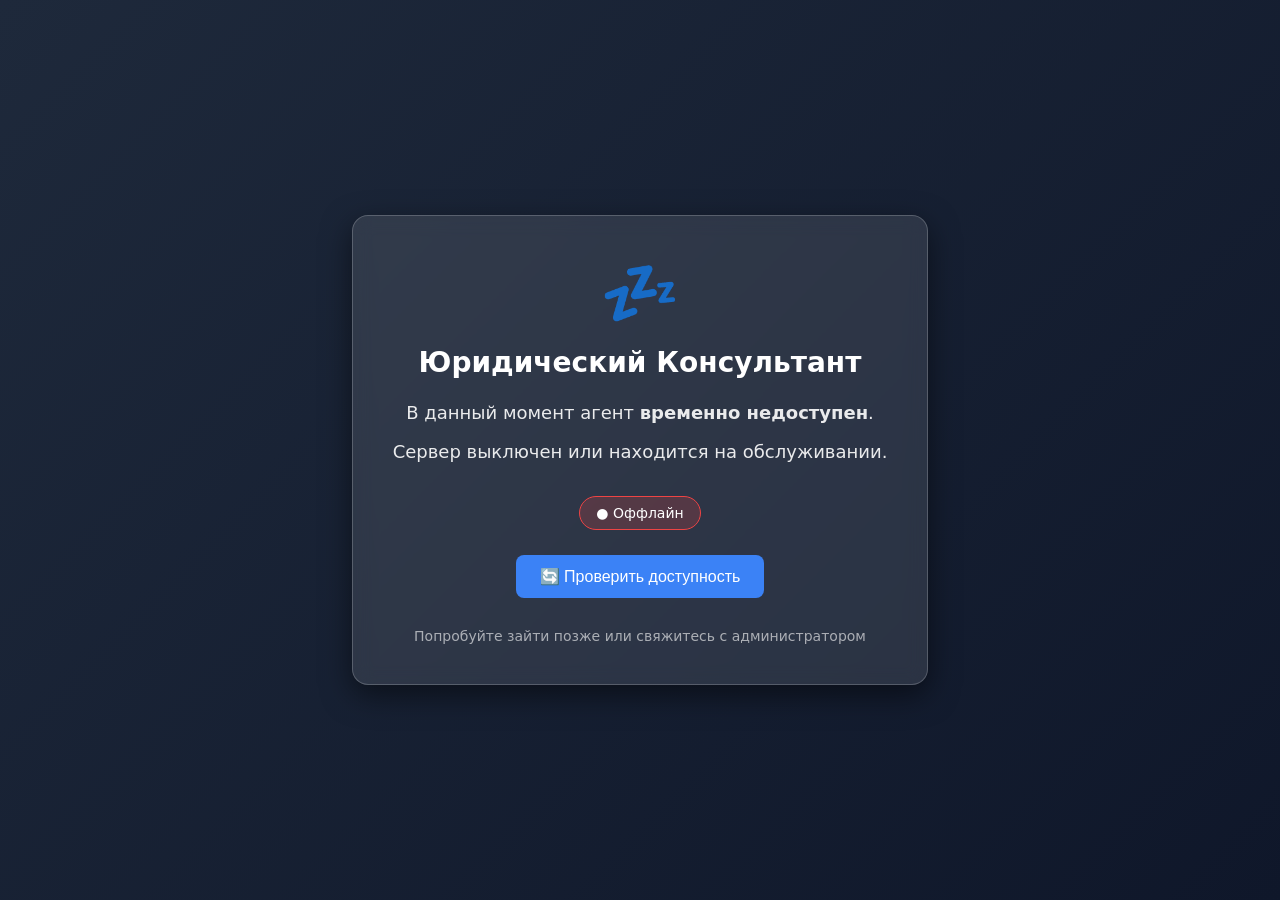
<file: index.html>
﻿<!DOCTYPE html>
<html lang="ru">
<head>
    <meta charset="UTF-8">
    <meta name="viewport" content="width=device-width, initial-scale=1.0">
    <title>Юридический Консультант</title>
    <style>
        body { font-family: system-ui, -apple-system, sans-serif; display: flex; align-items: center; justify-content: center; min-height: 100vh; margin: 0; background: linear-gradient(135deg, #1e293b, #0f172a); color: #fff; }
        .card { background: rgba(255,255,255,0.1); padding: 40px; border-radius: 16px; text-align: center; max-width: 500px; backdrop-filter: blur(10px); border: 1px solid rgba(255,255,255,0.2); box-shadow: 0 10px 30px rgba(0,0,0,0.5); }
        .emoji { font-size: 64px; margin-bottom: 15px; }
        h1 { margin: 0 0 20px; font-size: 28px; }
        p { font-size: 18px; line-height: 1.6; opacity: 0.9; margin: 10px 0; }
        .status { display: inline-block; padding: 8px 16px; background: rgba(239, 68, 68, 0.2); border: 1px solid #ef4444; border-radius: 20px; font-size: 14px; margin-top: 20px; }
        .refresh-btn { margin-top: 25px; padding: 12px 24px; background: #3b82f6; color: #fff; border: none; border-radius: 8px; cursor: pointer; font-size: 16px; transition: 0.3s; }
        .refresh-btn:hover { background: #2563eb; transform: translateY(-2px); }
        .footer { margin-top: 30px; font-size: 14px; opacity: 0.6; }
    </style>
</head>
<body>
    <div class="card">
        <div class="emoji">💤</div>
        <h1>Юридический Консультант</h1>
        <p>В данный момент агент <b>временно недоступен</b>.</p>
        <p>Сервер выключен или находится на обслуживании.</p>
        <div class="status">● Оффлайн</div>
        <br>
        <button class="refresh-btn" onclick="location.reload()">🔄 Проверить доступность</button>
        <div class="footer">Попробуйте зайти позже или свяжитесь с администратором</div>
    </div>
    <script>setTimeout(() => location.reload(), 60000);</script>
</body>
</html>
</file>
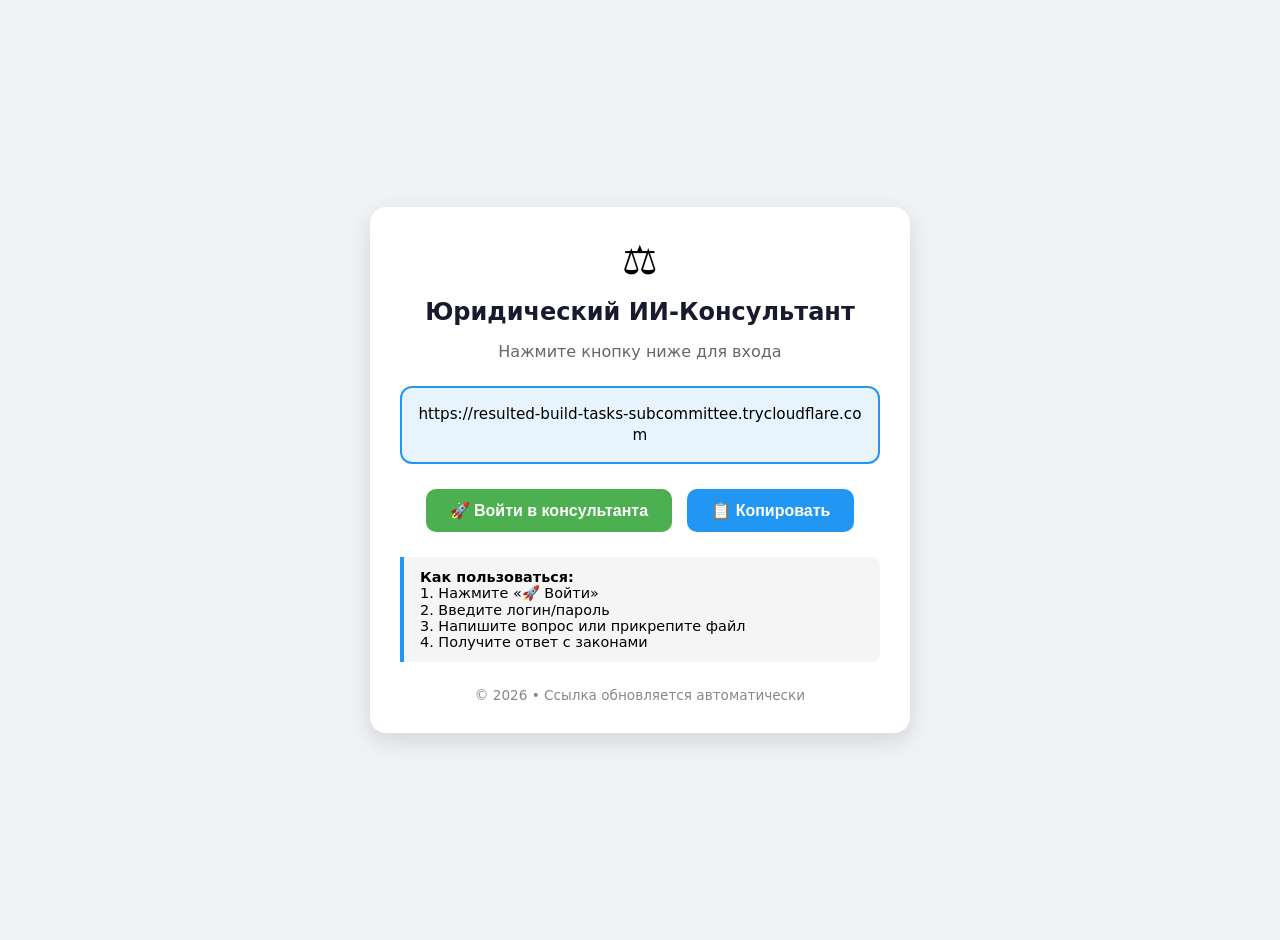
<file: public/index.html>
<!DOCTYPE html>
<html lang="ru">
<head>
    <meta charset="UTF-8">
    <meta name="viewport" content="width=device-width, initial-scale=1.0">
    <title>Юридический ИИ-Консультант</title>
    <meta http-equiv="refresh" content="30">
    <style>
        body { font-family: system-ui, sans-serif; background: #f0f2f5; display: flex; align-items: center; justify-content: center; min-height: 100vh; margin: 0; padding: 20px; }
        .card { background: white; border-radius: 16px; padding: 30px; max-width: 480px; width: 100%; box-shadow: 0 8px 24px rgba(0,0,0,0.12); text-align: center; }
        .logo { font-size: 2.5em; margin-bottom: 15px; }
        h1 { color: #1a1a2e; margin: 0 0 8px 0; font-size: 1.5em; }
        .subtitle { color: #666; margin-bottom: 25px; }
        
        #link-box {
            background: #e8f4fd;
            border: 2px solid #2196f3;
            border-radius: 12px;
            padding: 16px;
            margin: 20px 0;
            word-break: break-all;
            font-size: 0.95em;
            line-height: 1.4;
        }
        #link-box.loading { color: #888; font-style: italic; }
        #link-box.error { background: #ffebee; border-color: #f44336; color: #c62828; }
        
        .btn {
            display: inline-block;
            background: #2196f3;
            color: white;
            border: none;
            padding: 12px 24px;
            border-radius: 10px;
            font-size: 1em;
            font-weight: 600;
            cursor: pointer;
            margin: 5px;
            transition: background 0.2s;
        }
        .btn:hover { background: #1976d2; }
        .btn:disabled { background: #ccc; cursor: not-allowed; }
        .btn-green { background: #4caf50; }
        .btn-green:hover { background: #388e3c; }
        .btn-gray { background: #9e9e9e; }
        .btn-gray:hover { background: #757575; }
        
        .info { background: #f5f5f5; border-left: 4px solid #2196f3; padding: 12px 16px; border-radius: 0 8px 8px 0; margin: 20px 0; text-align: left; font-size: 0.9em; }
        .footer { margin-top: 25px; font-size: 0.85em; color: #888; }
    </style>
</head>
<body>
    <div class="card">
        <div class="logo">⚖️</div>
        <h1>Юридический ИИ-Консультант</h1>
        <p class="subtitle">Нажмите кнопку ниже для входа</p>
        
        <div id="link-box" class="loading">https://resulted-build-tasks-subcommittee.trycloudflare.com</div>
        
        <div>
            <button id="openBtn" class="btn btn-green" onclick="openAgent()" disabled>🚀 Войти в консультанта</button>
            <button id="copyBtn" class="btn" onclick="copyUrl()" disabled>📋 Копировать</button>
        </div>
        
        <div class="info">
            <strong>Как пользоваться:</strong><br>
            1. Нажмите «🚀 Войти»<br>
            2. Введите логин/пароль<br>
            3. Напишите вопрос или прикрепите файл<br>
            4. Получите ответ с законами
        </div>
        
        <div class="footer">© 2026 • Ссылка обновляется автоматически</div>
    </div>

    <script>
        // Простая и надёжная логика
        const LINK_BOX = document.getElementById('link-box');
        const OPEN_BTN = document.getElementById('openBtn');
        const COPY_BTN = document.getElementById('copyBtn');
        
        // Получаем ссылку из HTML (её вставил launcher.py)
        function getLink() {
            return LINK_BOX.innerText.trim();
        }
        
        // Проверяем, что ссылка валидная
        function isValid(link) {
            return link && 
                   link.startsWith('https://') && 
                   link.includes('trycloudflare.com') &&
                   !link.includes('Загрузка') &&
                   !link.includes('<!--');
        }
        
        // Открыть агента
        function openAgent() {
            const link = getLink();
            if (isValid(link)) {
                window.open(link, '_blank', 'noopener,noreferrer');
            }
        }
        
        // Копировать ссылку
        function copyUrl() {
            const link = getLink();
            if (isValid(link)) {
                navigator.clipboard.writeText(link).then(() => {
                    const old = COPY_BTN.textContent;
                    COPY_BTN.textContent = '✅ Скопировано!';
                    setTimeout(() => { COPY_BTN.textContent = old; }, 2000);
                });
            }
        }
        
        // Инициализация при загрузке
        window.addEventListener('DOMContentLoaded', function() {
            const link = getLink();
            
            if (isValid(link)) {
                // Ссылка найдена — активируем кнопки
                LINK_BOX.textContent = link;
                LINK_BOX.className = '';
                OPEN_BTN.disabled = false;
                COPY_BTN.disabled = false;
            } else {
                // Ссылка не найдена — показываем ошибку
                LINK_BOX.textContent = 'https://resulted-build-tasks-subcommittee.trycloudflare.com. Обновите страницу (Ctrl+F5) или подождите 30 сек.';
                LINK_BOX.className = 'error';
            }
        });
    </script>
</body>
</html>
</file>
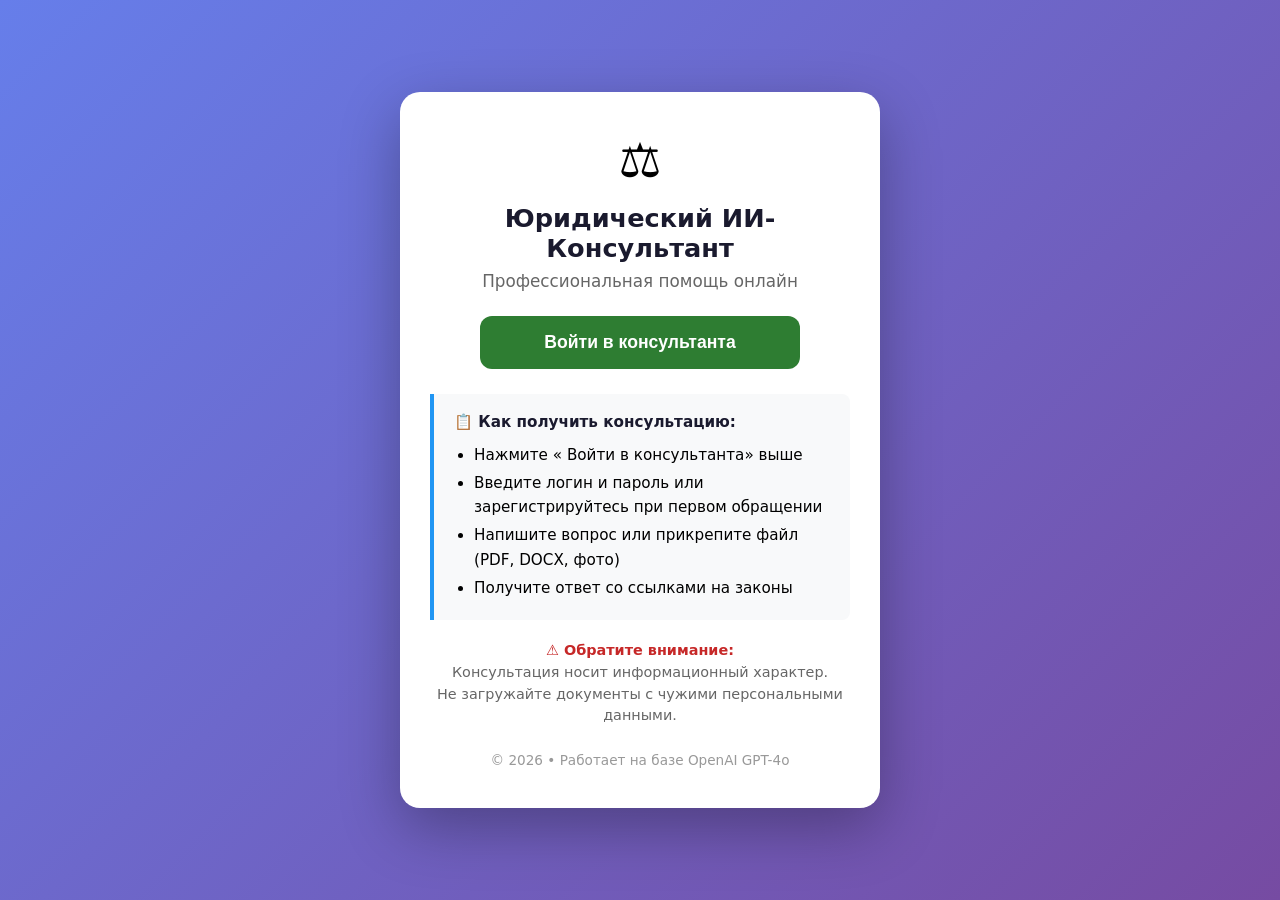
<file: public/client.html>
<!DOCTYPE html>
<html lang="ru">
<head>
    <meta charset="UTF-8">
    <meta name="viewport" content="width=device-width, initial-scale=1.0">
    <title>Юридический ИИ-Консультант — Вход</title>
    <meta http-equiv="Cache-Control" content="no-cache, no-store, must-revalidate">
    <meta http-equiv="Pragma" content="no-cache">
    <meta http-equiv="Expires" content="0">
    <style>
        * { box-sizing: border-box; margin: 0; padding: 0; }
        body {
            font-family: 'Segoe UI', system-ui, sans-serif;
            background: linear-gradient(135deg, #667eea 0%, #764ba2 100%);
            min-height: 100vh;
            display: flex;
            align-items: center;
            justify-content: center;
            padding: 20px;
        }
        .card {
            background: white;
            border-radius: 20px;
            padding: 40px 30px;
            max-width: 480px;
            width: 100%;
            box-shadow: 0 20px 60px rgba(0,0,0,0.3);
        }
        .logo { font-size: 3em; text-align: center; margin-bottom: 15px; }
        h1 { 
            color: #1a1a2e; 
            text-align: center;
            margin: 0 0 8px 0; 
            font-size: 1.6em; 
        }
        .subtitle { 
            color: #666; 
            text-align: center;
            margin-bottom: 25px; 
            font-size: 1.05em; 
        }
        .btn-primary {
            display: block;
            background: #2e7d32;
            color: white;
            border: none;
            padding: 16px 32px;
            border-radius: 12px;
            font-size: 1.1em;
            font-weight: 700;
            cursor: pointer;
            margin: 10px auto 25px;
            transition: all 0.2s;
            width: 100%;
            max-width: 320px;
            text-align: center;
        }
        .btn-primary:hover {
            background: #1b5e20;
            transform: translateY(-2px);
            box-shadow: 0 6px 20px rgba(46,125,50,0.4);
        }
        .btn-primary:disabled {
            background: #ccc;
            cursor: not-allowed;
            transform: none;
        }
        .info {
            background: #f8f9fa;
            border-left: 4px solid #2196f3;
            padding: 16px 20px;
            border-radius: 0 8px 8px 0;
            margin: 0 0 20px;
            font-size: 0.95em;
            line-height: 1.6;
        }
        .info strong { 
            display: block; 
            margin-bottom: 8px; 
            color: #1a1a2e; 
        }
        .info ul { 
            padding-left: 20px; 
            margin: 0; 
        }
        .info li { margin: 4px 0; }
        .warning {
            font-size: 0.9em;
            color: #666;
            line-height: 1.5;
            margin-bottom: 25px;
            text-align: center;
        }
        .warning strong { color: #c62828; }
        .footer {
            font-size: 0.85em;
            color: #999;
            text-align: center;
            margin-top: 15px;
        }
        #tunnel-link { display: none; }
    </style>
</head>
<body>
    <div class="card">
        <div class="logo">⚖️</div>
        <h1>Юридический ИИ-Консультант</h1>
        <p class="subtitle">Профессиональная помощь онлайн</p>
        
        <div id="tunnel-link">https://laboratories-ali-joy-oops.trycloudflare.com?v=5011</div>
        
        <button id="enterBtn" class="btn-primary" onclick="openAgent()" disabled>
             Войти в консультанта
        </button>
        
        <div class="info">
            <strong>📋 Как получить консультацию:</strong>
            <ul>
                <li>Нажмите « Войти в консультанта» выше</li>
                <li>Введите логин и пароль или зарегистрируйтесь при первом обращении</li>
                <li>Напишите вопрос или прикрепите файл (PDF, DOCX, фото)</li>
                <li>Получите ответ со ссылками на законы</li>
            </ul>
        </div>
        
        <div class="warning">
            <strong>⚠️ Обратите внимание:</strong><br>
            Консультация носит информационный характер.<br>
            Не загружайте документы с чужими персональными данными.
        </div>
        
        <div class="footer">© 2026 • Работает на базе OpenAI GPT-4o</div>
    </div>

    <script>
        const tunnelLink = document.getElementById('tunnel-link');
        const enterBtn = document.getElementById('enterBtn');
        
        function getLink() {
            return tunnelLink ? tunnelLink.innerText.trim() : '';
        }
        
        function isValid(link) {
            return link && 
                   link.startsWith('https://') && 
                   link.includes('trycloudflare.com') &&
                   !link.includes('<!--');
        }
        
        function openAgent() {
            const link = getLink();
            if (isValid(link)) {
                window.open(link, '_blank', 'noopener,noreferrer');
            }
        }
        
        window.addEventListener('DOMContentLoaded', function() {
            const link = getLink();
            console.log('Link from tunnel:', link);
            if (isValid(link)) {
                enterBtn.disabled = false;
            } else {
                enterBtn.textContent = '⏳ Загрузка...';
                setTimeout(() => {
                    const link2 = getLink();
                    if (isValid(link2)) {
                        enterBtn.disabled = false;
                        enterBtn.textContent = ' Войти в консультанта';
                    }
                }, 3000);
            }
        });
    </script>
</body>
</html>
</file>
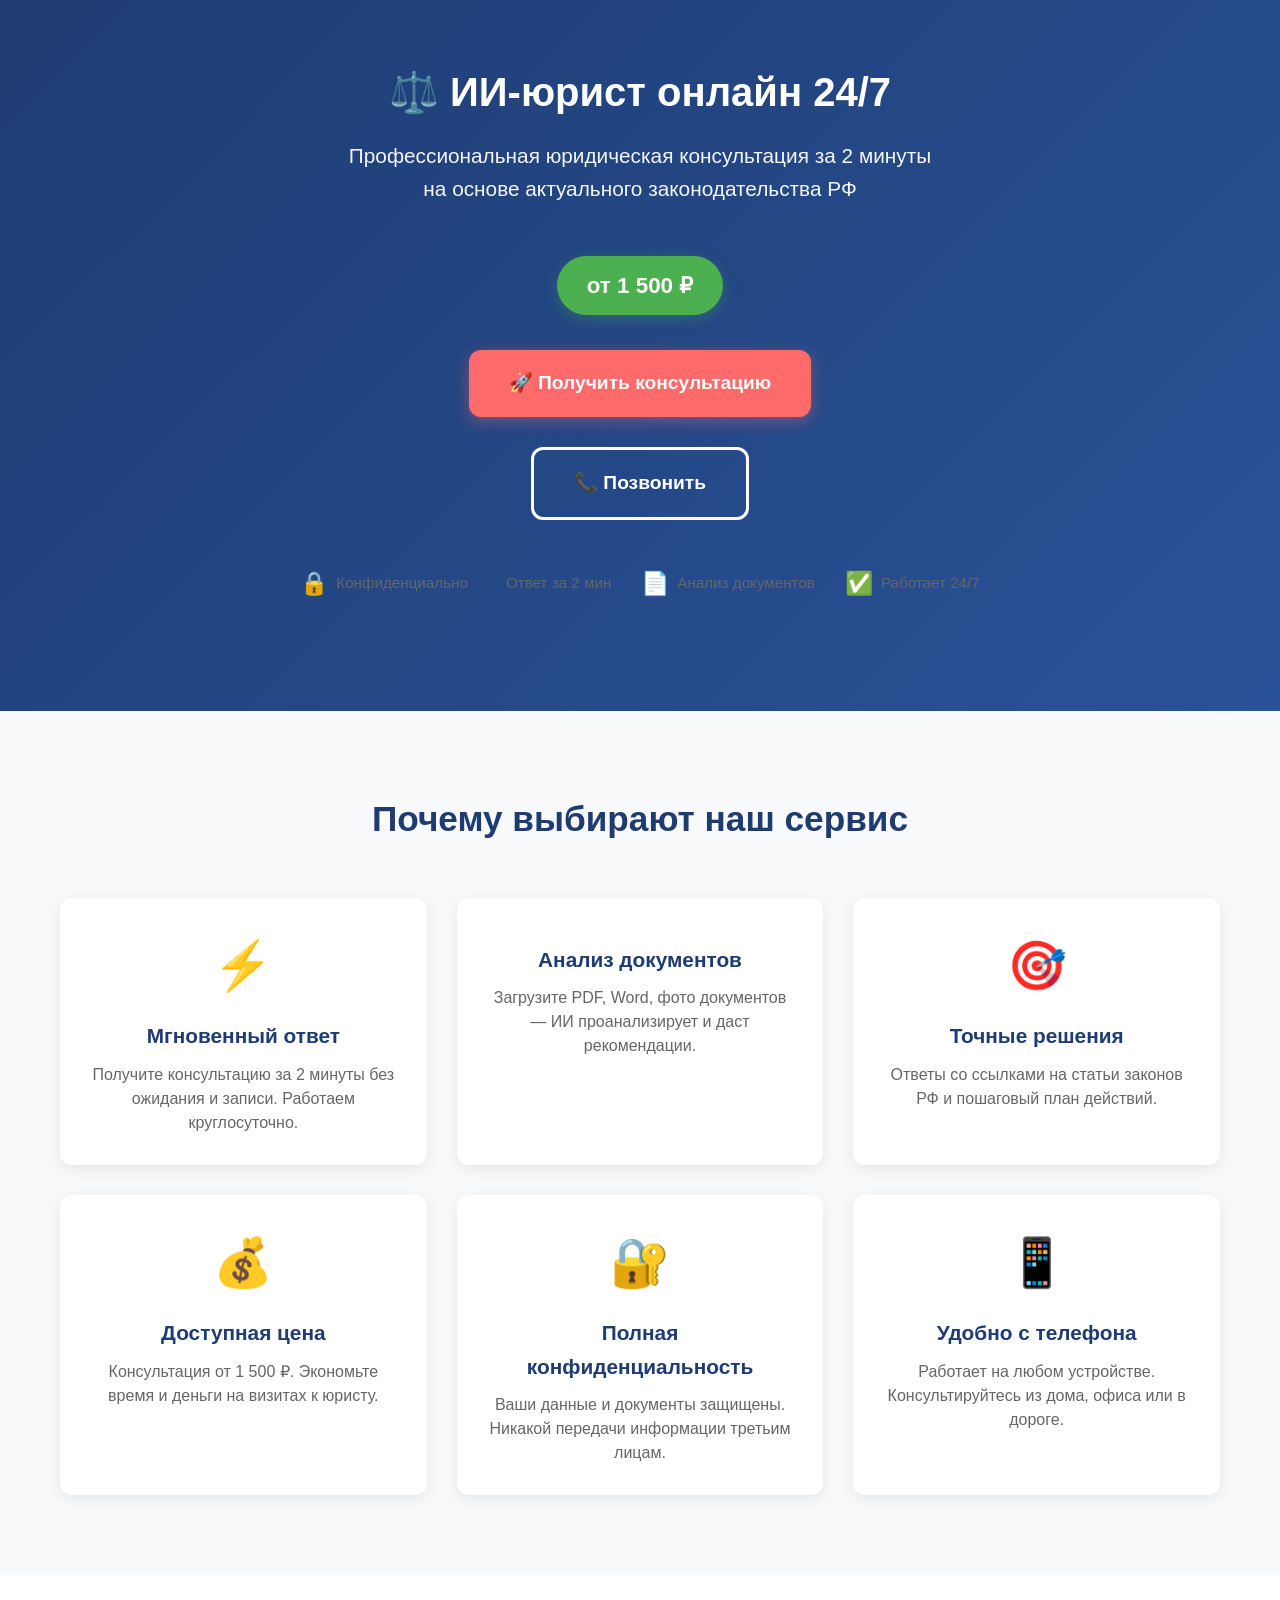
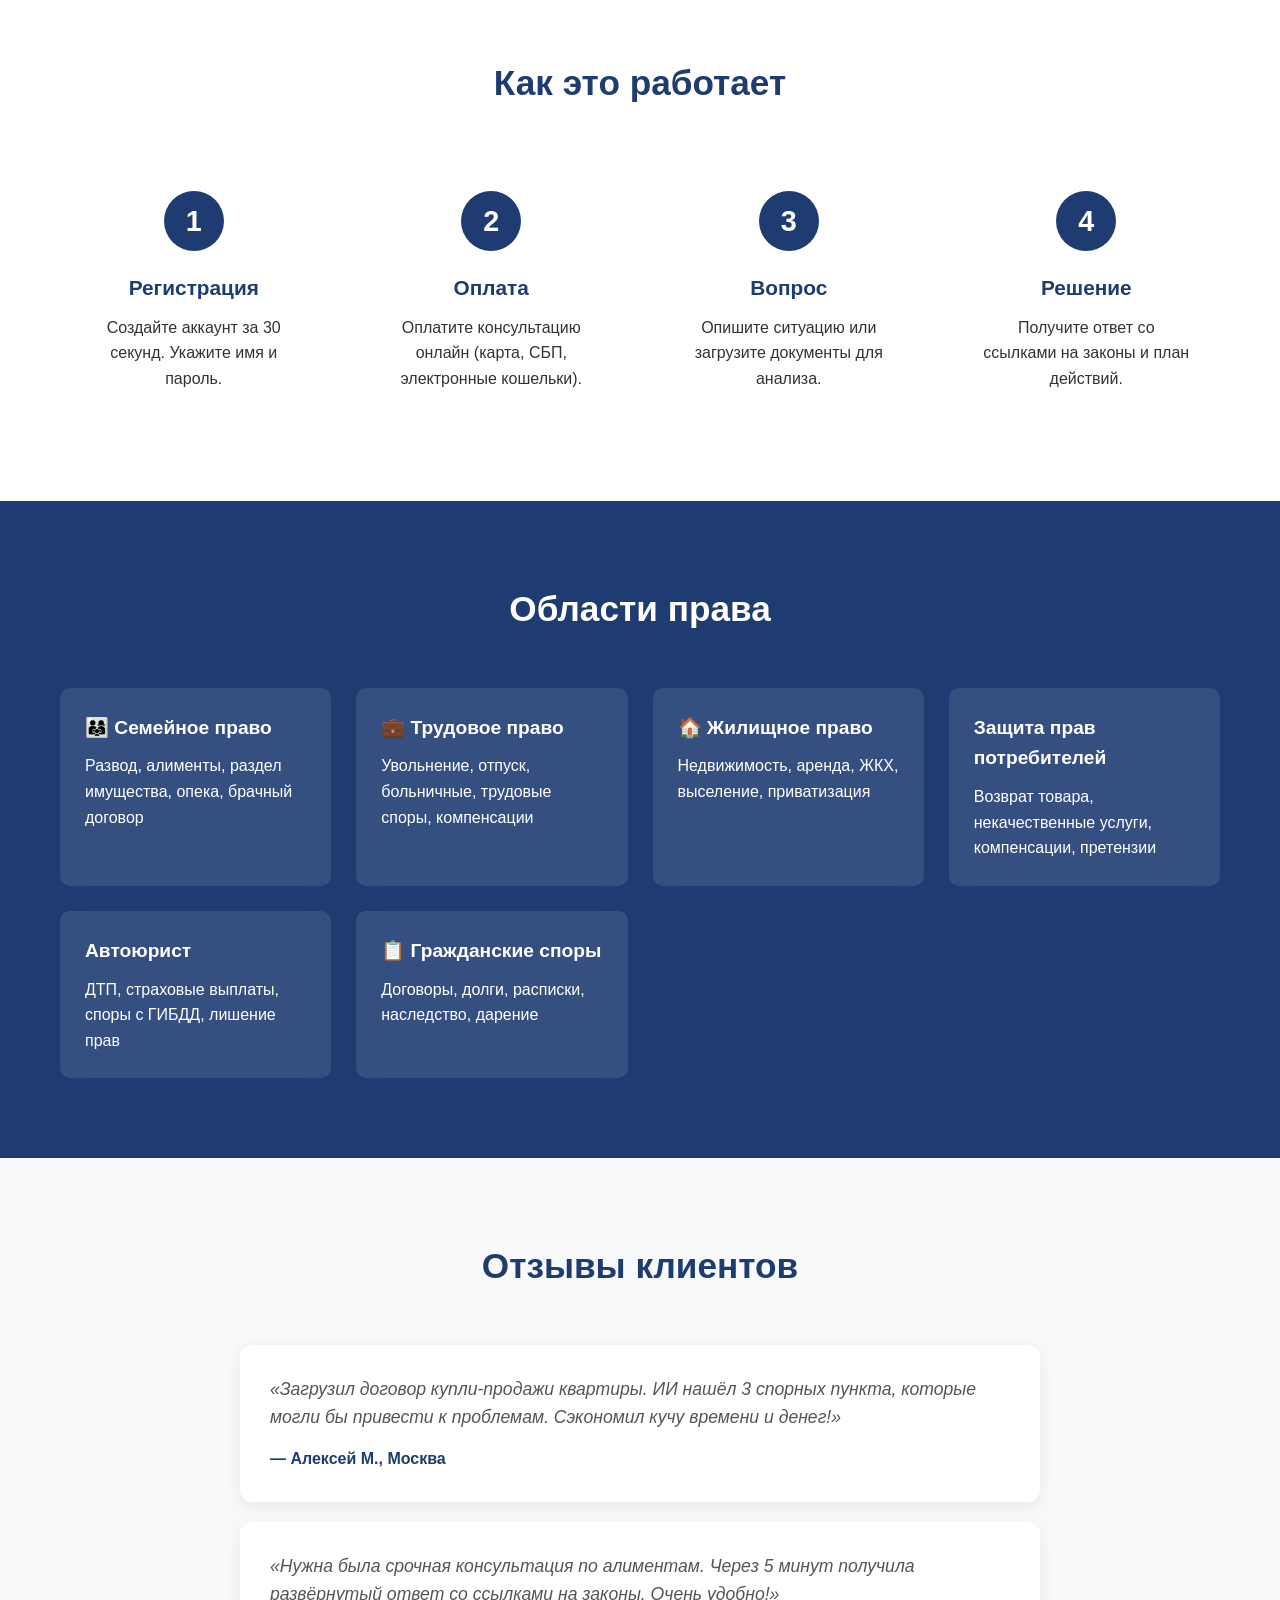
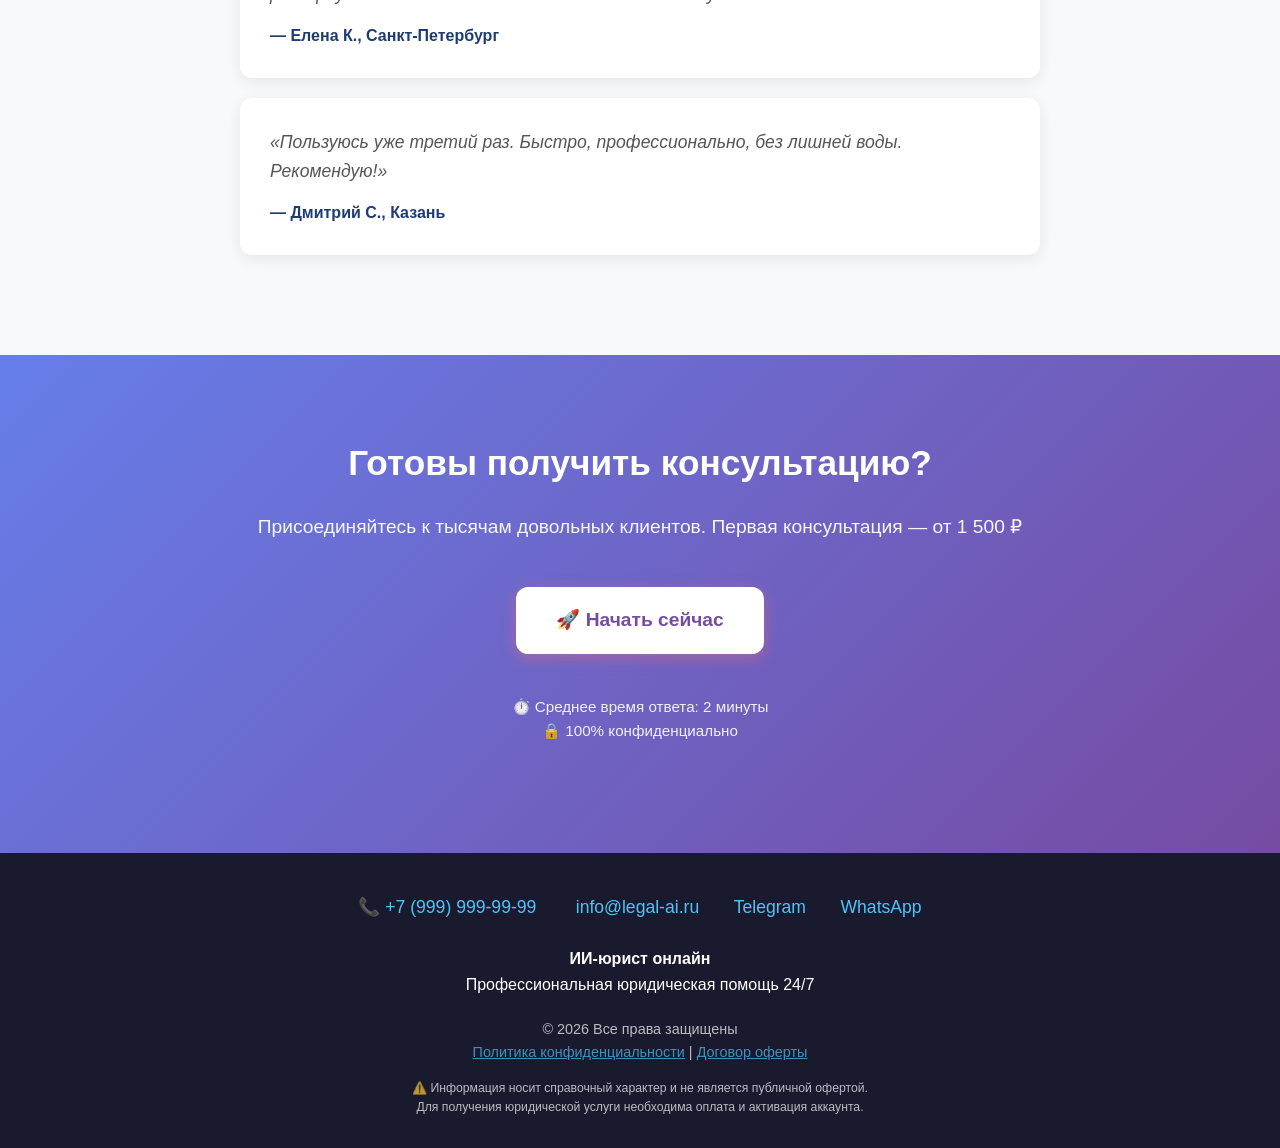
<file: public/landing.html>
<!DOCTYPE html>
<html lang="ru">
<head>
    <meta charset="UTF-8">
    <meta name="viewport" content="width=device-width, initial-scale=1.0">
    <meta name="description" content="ИИ-юрист онлайн 24/7. Консультация по гражданскому, трудовому, семейному праву. Ответ за 2 минуты. Загрузите документы — получите анализ.">
    <title>ИИ-юрист онлайн — консультация за 2 минуты | От 1 500 ₽</title>
    <style>
        * { box-sizing: border-box; margin: 0; padding: 0; }
        body {
            font-family: -apple-system, BlinkMacSystemFont, 'Segoe UI', Roboto, 'Helvetica Neue', Arial, sans-serif;
            line-height: 1.6;
            color: #333;
            background: #fff;
        }
        
        /* Container */
        .container { max-width: 1200px; margin: 0 auto; padding: 0 20px; }
        
        /* Header */
        header {
            background: linear-gradient(135deg, #1e3c72 0%, #2a5298 100%);
            color: white;
            padding: 60px 0 80px;
            text-align: center;
        }
        header h1 {
            font-size: 2.5em;
            margin-bottom: 15px;
            font-weight: 700;
        }
        header .subtitle {
            font-size: 1.3em;
            margin-bottom: 30px;
            opacity: 0.95;
        }
        .price-tag {
            display: inline-block;
            background: #4caf50;
            color: white;
            padding: 12px 30px;
            border-radius: 30px;
            font-size: 1.4em;
            font-weight: 700;
            margin: 20px 0;
            box-shadow: 0 4px 15px rgba(76,175,80,0.3);
        }
        
        /* CTA Button */
        .cta-button {
            display: inline-block;
            background: #ff6b6b;
            color: white;
            padding: 18px 40px;
            border-radius: 12px;
            font-size: 1.2em;
            font-weight: 700;
            text-decoration: none;
            margin: 15px 10px;
            transition: all 0.3s;
            box-shadow: 0 4px 15px rgba(255,107,107,0.4);
            border: none;
            cursor: pointer;
        }
        .cta-button:hover {
            transform: translateY(-3px);
            box-shadow: 0 6px 20px rgba(255,107,107,0.5);
            background: #ff5252;
        }
        .cta-secondary {
            background: transparent;
            border: 3px solid white;
            box-shadow: none;
        }
        .cta-secondary:hover {
            background: white;
            color: #1e3c72;
        }
        
        /* Features */
        .features {
            padding: 80px 0;
            background: #f8f9fa;
        }
        .section-title {
            text-align: center;
            font-size: 2.2em;
            margin-bottom: 50px;
            color: #1e3c72;
        }
        .features-grid {
            display: grid;
            grid-template-columns: repeat(auto-fit, minmax(280px, 1fr));
            gap: 30px;
        }
        .feature-card {
            background: white;
            padding: 30px;
            border-radius: 12px;
            text-align: center;
            box-shadow: 0 4px 15px rgba(0,0,0,0.08);
            transition: transform 0.3s;
        }
        .feature-card:hover {
            transform: translateY(-5px);
        }
        .feature-icon {
            font-size: 3em;
            margin-bottom: 15px;
        }
        .feature-card h3 {
            font-size: 1.3em;
            margin-bottom: 10px;
            color: #1e3c72;
        }
        .feature-card p {
            color: #666;
            line-height: 1.5;
        }
        
        /* How it works */
        .how-it-works {
            padding: 80px 0;
        }
        .steps {
            display: flex;
            justify-content: space-around;
            flex-wrap: wrap;
            gap: 30px;
            margin-top: 40px;
        }
        .step {
            flex: 1;
            min-width: 200px;
            max-width: 280px;
            text-align: center;
            padding: 30px;
        }
        .step-number {
            display: inline-flex;
            align-items: center;
            justify-content: center;
            width: 60px;
            height: 60px;
            background: #1e3c72;
            color: white;
            border-radius: 50%;
            font-size: 1.8em;
            font-weight: 700;
            margin-bottom: 20px;
        }
        .step h3 {
            font-size: 1.3em;
            margin-bottom: 10px;
            color: #1e3c72;
        }
        
        /* Practice areas */
        .practice-areas {
            padding: 80px 0;
            background: #1e3c72;
            color: white;
        }
        .practice-areas .section-title {
            color: white;
        }
        .areas-grid {
            display: grid;
            grid-template-columns: repeat(auto-fit, minmax(250px, 1fr));
            gap: 25px;
        }
        .area-card {
            background: rgba(255,255,255,0.1);
            padding: 25px;
            border-radius: 10px;
            backdrop-filter: blur(10px);
        }
        .area-card h3 {
            font-size: 1.2em;
            margin-bottom: 10px;
            display: flex;
            align-items: center;
            gap: 10px;
        }
        
        /* Testimonials */
        .testimonials {
            padding: 80px 0;
            background: #f8f9fa;
        }
        .testimonial-card {
            background: white;
            padding: 30px;
            border-radius: 12px;
            margin: 20px auto;
            max-width: 800px;
            box-shadow: 0 4px 15px rgba(0,0,0,0.08);
        }
        .testimonial-text {
            font-style: italic;
            font-size: 1.1em;
            margin-bottom: 15px;
            color: #555;
        }
        .testimonial-author {
            font-weight: 600;
            color: #1e3c72;
        }
        
        /* CTA Section */
        .cta-section {
            padding: 80px 0;
            background: linear-gradient(135deg, #667eea 0%, #764ba2 100%);
            color: white;
            text-align: center;
        }
        .cta-section h2 {
            font-size: 2.2em;
            margin-bottom: 20px;
        }
        .cta-section p {
            font-size: 1.2em;
            margin-bottom: 30px;
            opacity: 0.95;
        }
        
        /* Footer */
        footer {
            background: #1a1a2e;
            color: white;
            padding: 40px 0 30px;
            text-align: center;
        }
        .contacts {
            margin-bottom: 25px;
        }
        .contacts a {
            color: #4fc3f7;
            text-decoration: none;
            margin: 0 15px;
            font-size: 1.1em;
        }
        .contacts a:hover {
            text-decoration: underline;
        }
        .legal-info {
            font-size: 0.9em;
            opacity: 0.7;
            margin-top: 20px;
        }
        
        /* Mobile */
        @media (max-width: 768px) {
            header h1 { font-size: 1.8em; }
            header .subtitle { font-size: 1.1em; }
            .section-title { font-size: 1.7em; }
            .price-tag { font-size: 1.2em; padding: 10px 25px; }
            .cta-button { 
                display: block; 
                margin: 10px auto; 
                max-width: 90%;
                font-size: 1.1em;
                padding: 16px 30px;
            }
            .features { padding: 50px 0; }
            .features-grid { grid-template-columns: 1fr; }
            .steps { flex-direction: column; align-items: center; }
            .step { width: 100%; }
            .areas-grid { grid-template-columns: 1fr; }
            .cta-section h2 { font-size: 1.7em; }
        }
        
        /* Trust badges */
        .trust-badges {
            display: flex;
            justify-content: center;
            gap: 30px;
            margin: 30px 0;
            flex-wrap: wrap;
        }
        .badge {
            display: flex;
            align-items: center;
            gap: 8px;
            font-size: 0.95em;
            color: #666;
        }
        .badge-icon {
            font-size: 1.5em;
        }
    </style>
</head>
<body>

    <!-- Hero Section -->
    <header>
        <div class="container">
            <h1>⚖️ ИИ-юрист онлайн 24/7</h1>
            <p class="subtitle">Профессиональная юридическая консультация за 2 минуты<br>на основе актуального законодательства РФ</p>
            <div class="price-tag">от 1 500 ₽</div>
            <br>
            <a href="https://lingusak-gif.github.io/agent_otvetus/" class="cta-button">🚀 Получить консультацию</a>
            <br>
            <a href="tel:+79999999999" class="cta-button cta-secondary">📞 Позвонить</a>
            
            <div class="trust-badges">
                <div class="badge"><span class="badge-icon">🔒</span> Конфиденциально</div>
                <div class="badge"><span class="badge-icon"></span> Ответ за 2 мин</div>
                <div class="badge"><span class="badge-icon">📄</span> Анализ документов</div>
                <div class="badge"><span class="badge-icon">✅</span> Работает 24/7</div>
            </div>
        </div>
    </header>

    <!-- Features -->
    <section class="features">
        <div class="container">
            <h2 class="section-title">Почему выбирают наш сервис</h2>
            <div class="features-grid">
                <div class="feature-card">
                    <div class="feature-icon">⚡</div>
                    <h3>Мгновенный ответ</h3>
                    <p>Получите консультацию за 2 минуты без ожидания и записи. Работаем круглосуточно.</p>
                </div>
                <div class="feature-card">
                    <div class="feature-icon"></div>
                    <h3>Анализ документов</h3>
                    <p>Загрузите PDF, Word, фото документов — ИИ проанализирует и даст рекомендации.</p>
                </div>
                <div class="feature-card">
                    <div class="feature-icon">🎯</div>
                    <h3>Точные решения</h3>
                    <p>Ответы со ссылками на статьи законов РФ и пошаговый план действий.</p>
                </div>
                <div class="feature-card">
                    <div class="feature-icon">💰</div>
                    <h3>Доступная цена</h3>
                    <p>Консультация от 1 500 ₽. Экономьте время и деньги на визитах к юристу.</p>
                </div>
                <div class="feature-card">
                    <div class="feature-icon">🔐</div>
                    <h3>Полная конфиденциальность</h3>
                    <p>Ваши данные и документы защищены. Никакой передачи информации третьим лицам.</p>
                </div>
                <div class="feature-card">
                    <div class="feature-icon">📱</div>
                    <h3>Удобно с телефона</h3>
                    <p>Работает на любом устройстве. Консультируйтесь из дома, офиса или в дороге.</p>
                </div>
            </div>
        </div>
    </section>

    <!-- How it works -->
    <section class="how-it-works">
        <div class="container">
            <h2 class="section-title">Как это работает</h2>
            <div class="steps">
                <div class="step">
                    <div class="step-number">1</div>
                    <h3>Регистрация</h3>
                    <p>Создайте аккаунт за 30 секунд. Укажите имя и пароль.</p>
                </div>
                <div class="step">
                    <div class="step-number">2</div>
                    <h3>Оплата</h3>
                    <p>Оплатите консультацию онлайн (карта, СБП, электронные кошельки).</p>
                </div>
                <div class="step">
                    <div class="step-number">3</div>
                    <h3>Вопрос</h3>
                    <p>Опишите ситуацию или загрузите документы для анализа.</p>
                </div>
                <div class="step">
                    <div class="step-number">4</div>
                    <h3>Решение</h3>
                    <p>Получите ответ со ссылками на законы и план действий.</p>
                </div>
            </div>
        </div>
    </section>

    <!-- Practice Areas -->
    <section class="practice-areas">
        <div class="container">
            <h2 class="section-title">Области права</h2>
            <div class="areas-grid">
                <div class="area-card">
                    <h3>👨‍👩‍👧 Семейное право</h3>
                    <p>Развод, алименты, раздел имущества, опека, брачный договор</p>
                </div>
                <div class="area-card">
                    <h3>💼 Трудовое право</h3>
                    <p>Увольнение, отпуск, больничные, трудовые споры, компенсации</p>
                </div>
                <div class="area-card">
                    <h3>🏠 Жилищное право</h3>
                    <p>Недвижимость, аренда, ЖКХ, выселение, приватизация</p>
                </div>
                <div class="area-card">
                    <h3> Защита прав потребителей</h3>
                    <p>Возврат товара, некачественные услуги, компенсации, претензии</p>
                </div>
                <div class="area-card">
                    <h3> Автоюрист</h3>
                    <p>ДТП, страховые выплаты, споры с ГИБДД, лишение прав</p>
                </div>
                <div class="area-card">
                    <h3>📋 Гражданские споры</h3>
                    <p>Договоры, долги, расписки, наследство, дарение</p>
                </div>
            </div>
        </div>
    </section>

    <!-- Testimonials -->
    <section class="testimonials">
        <div class="container">
            <h2 class="section-title">Отзывы клиентов</h2>
            <div class="testimonial-card">
                <p class="testimonial-text">«Загрузил договор купли-продажи квартиры. ИИ нашёл 3 спорных пункта, которые могли бы привести к проблемам. Сэкономил кучу времени и денег!»</p>
                <div class="testimonial-author">— Алексей М., Москва</div>
            </div>
            <div class="testimonial-card">
                <p class="testimonial-text">«Нужна была срочная консультация по алиментам. Через 5 минут получила развёрнутый ответ со ссылками на законы. Очень удобно!»</p>
                <div class="testimonial-author">— Елена К., Санкт-Петербург</div>
            </div>
            <div class="testimonial-card">
                <p class="testimonial-text">«Пользуюсь уже третий раз. Быстро, профессионально, без лишней воды. Рекомендую!»</p>
                <div class="testimonial-author">— Дмитрий С., Казань</div>
            </div>
        </div>
    </section>

    <!-- CTA Section -->
    <section class="cta-section">
        <div class="container">
            <h2>Готовы получить консультацию?</h2>
            <p>Присоединяйтесь к тысячам довольных клиентов. Первая консультация — от 1 500 ₽</p>
            <a href="https://lingusak-gif.github.io/agent_otvetus/" class="cta-button" style="background: white; color: #764ba2;">🚀 Начать сейчас</a>
            <br><br>
            <p style="font-size: 0.95em; opacity: 0.9;">⏱️ Среднее время ответа: 2 минуты<br>🔒 100% конфиденциально</p>
        </div>
    </section>

    <!-- Footer -->
    <footer>
        <div class="container">
            <div class="contacts">
                <a href="tel:+79999999999">📞 +7 (999) 999-99-99</a>
                <a href="mailto:info@legal-ai.ru">️ info@legal-ai.ru</a>
                <a href="https://t.me/your_username" target="_blank"> Telegram</a>
                <a href="https://wa.me/79999999999" target="_blank"> WhatsApp</a>
            </div>
            <p><strong>ИИ-юрист онлайн</strong><br>Профессиональная юридическая помощь 24/7</p>
            <div class="legal-info">
                <p>© 2026 Все права защищены<br>
                <a href="#" style="color: #4fc3f7;">Политика конфиденциальности</a> | 
                <a href="#" style="color: #4fc3f7;">Договор оферты</a></p>
                <p style="margin-top: 15px; font-size: 0.85em;">
                    ⚠️ Информация носит справочный характер и не является публичной офертой.<br>
                    Для получения юридической услуги необходима оплата и активация аккаунта.
                </p>
            </div>
        </div>
    </footer>

    <!-- Yandex.Metrika (замените на ваш номер) -->
    <script>
        // Раскомментируйте и замените XXXXXXXX на ваш номер счётчика
        /*
        (function(m,e,t,r,i,k,a){m[i]=m[i]||function(){(m[i].a=m[i].a||[]).push(arguments)};
        m[i].l=1*new Date();k=e.createElement(t),a=e.getElementsByTagName(t)[0],k.async=1,k.src=r,a.parentNode.insertBefore(k,a)})
        (window, document, "script", "https://mc.yandex.ru/metrika/tag.js", "ym");
        ym(XXXXXXXX, "init", {clickmap:true, trackLinks:true, accurateTrackBounce:true, webvisor:true});
        */
    </script>

</body>
</html>
</file>
